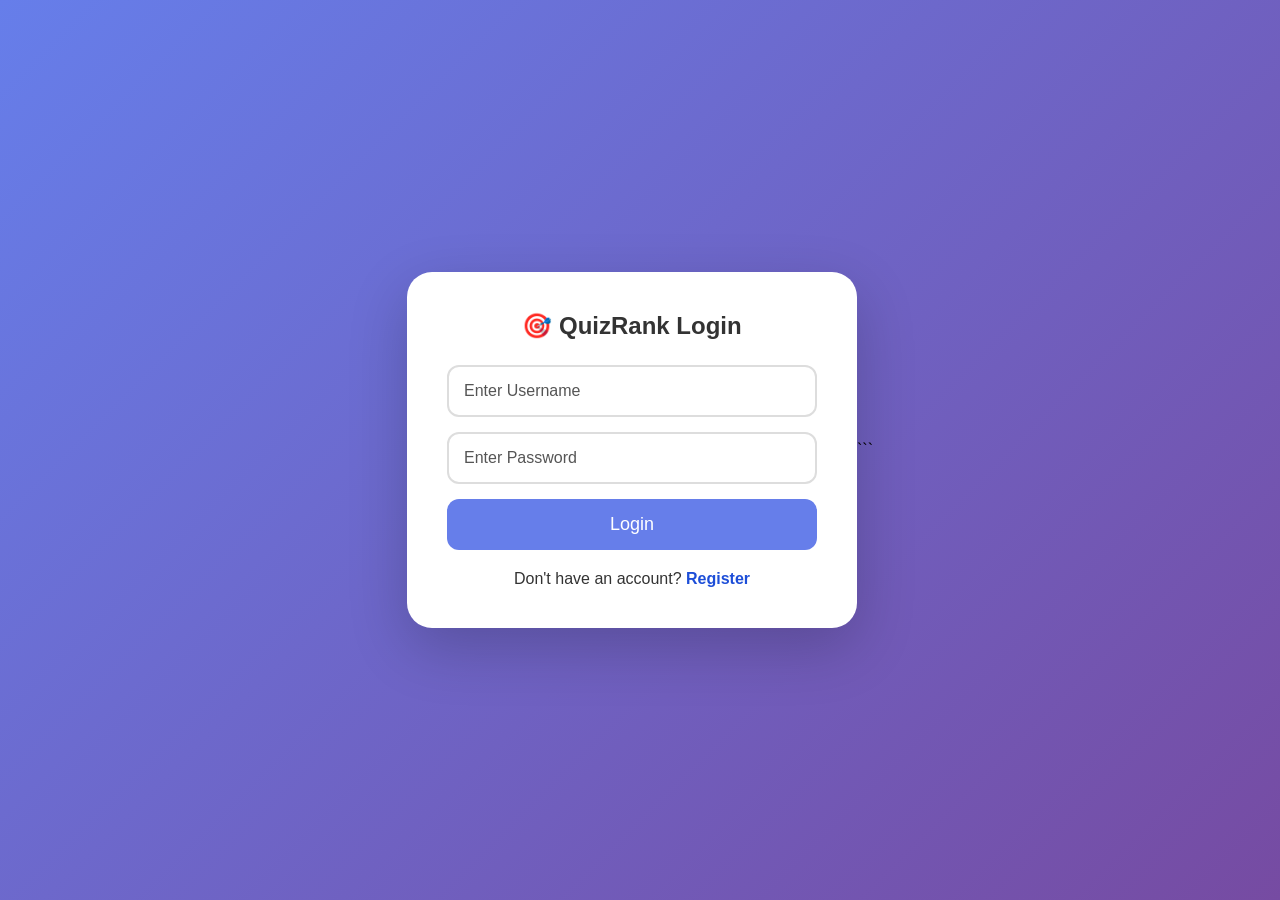
<file: Index.html>
<!DOCTYPE html>
<html lang="en">
<head>
    <meta charset="UTF-8">
    <meta name="viewport" content="width=device-width, initial-scale=1.0">
    <meta name="description" content="QuizRank Challenge - Test your knowledge and compete on the leaderboard.">

    <title>QuizRank Login</title>

    <!-- CSS -->
    <link rel="stylesheet" href="css/style.css">
</head>
<body>

<div class="container">
    <h2>🎯 QuizRank Login</h2>

    <form id="loginForm">
        <input type="text"
               id="username"
               placeholder="Enter Username"
               required>

        <input type="password"
               id="password"
               placeholder="Enter Password"
               required>

        <button type="submit">Login</button>
    </form>

    <p>
        Don't have an account?
        <a href="register.html">Register</a>
    </p>
</div>

<!-- JS -->
<script src="js/login.js"></script>

</body>
</html>
```
</file>
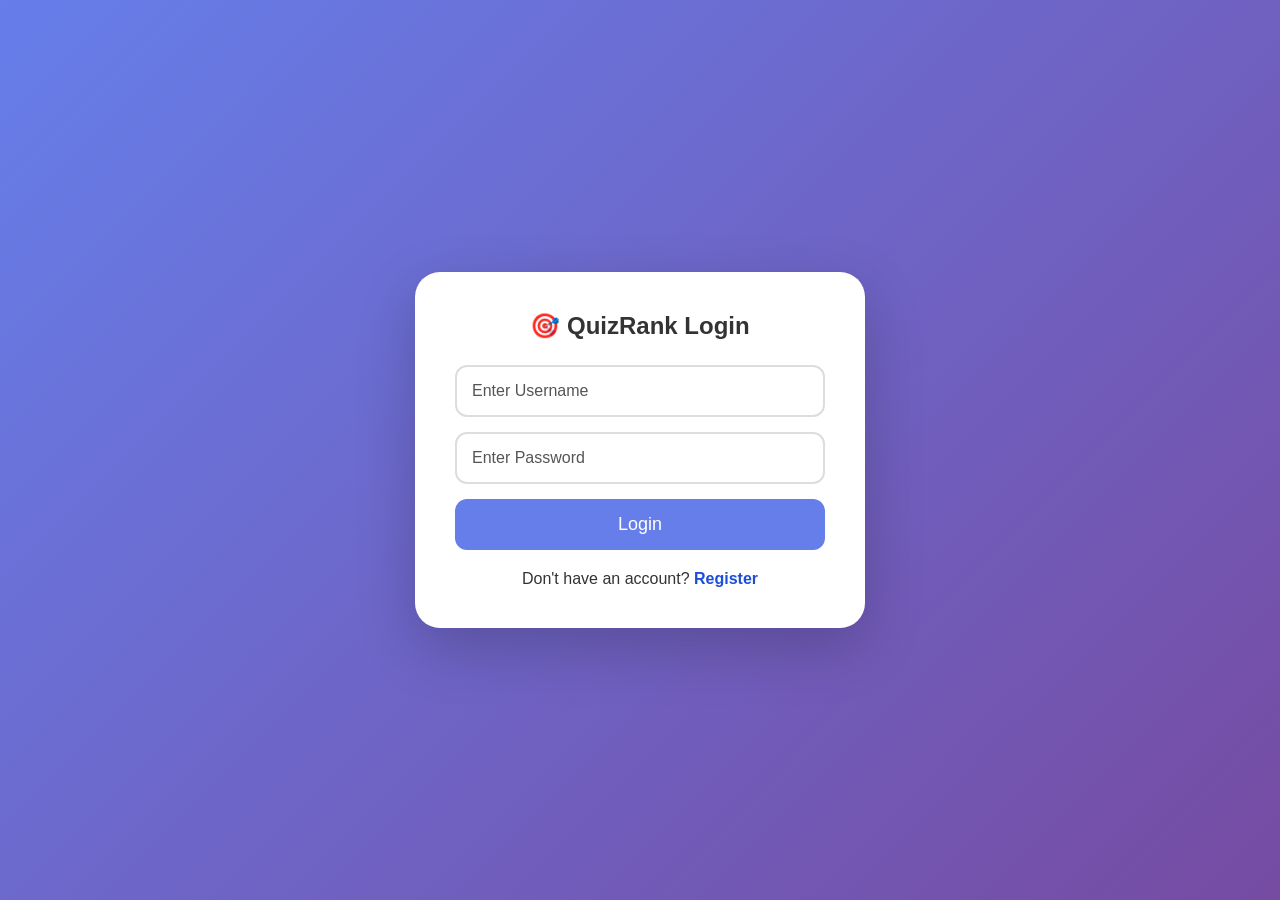
<file: html/index.html>
<!DOCTYPE html>
<html lang="en">
<head>
   <meta charset="UTF-8">

    <meta name="viewport"
          content="width=device-width, initial-scale=1.0">

    <meta name="description"
          content="QuizRank Challenge - Test your knowledge and compete on the leaderboard.">

    <title>QuizRank Quiz</title>

    <link rel="stylesheet" href="../css/style.css">
 
</head>
<body>

<div class="container">
    <h2>🎯 QuizRank Login</h2>

    <form id="loginForm">
        <input type="text" id="username" placeholder="Enter Username" required>

        <input type="password" id="password" placeholder="Enter Password" required>

        <button type="submit">Login</button>
    </form>

    <p>
        Don't have an account?
        <a href="register.html">Register</a>
    </p>
</div>

<script src="../js/login.js"></script>

</body>
</html>
</file>
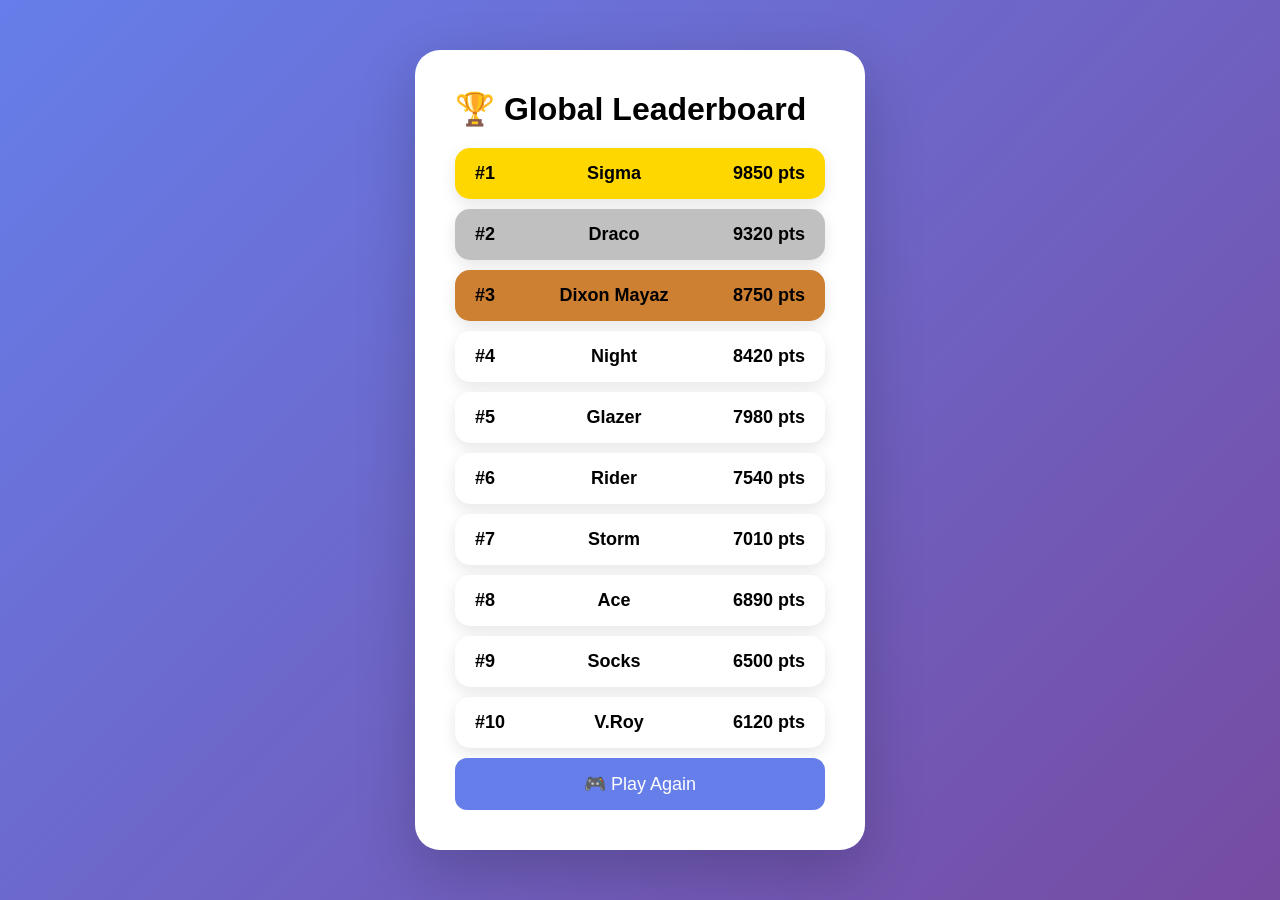
<file: leaderboard.html>
<!DOCTYPE html>
<html lang="en">
<head>
    <meta charset="UTF-8">

    <meta name="viewport"
          content="width=device-width, initial-scale=1.0">

    <meta name="description"
          content="QuizRank Challenge - Test your knowledge and compete on the leaderboard.">

    <title>QuizRank Quiz</title>

    <link rel="stylesheet" href="css/style.css">

</head>
<body>

<div class="container">

    <h1>🏆 Global Leaderboard</h1>

    <div id="leaderboardList"></div>

    <button onclick="window.location.href='quiz.html'">
        🎮 Play Again
    </button>

</div>

<script src="js/leaderboard.js"></script>

</body>
</html>
</file>
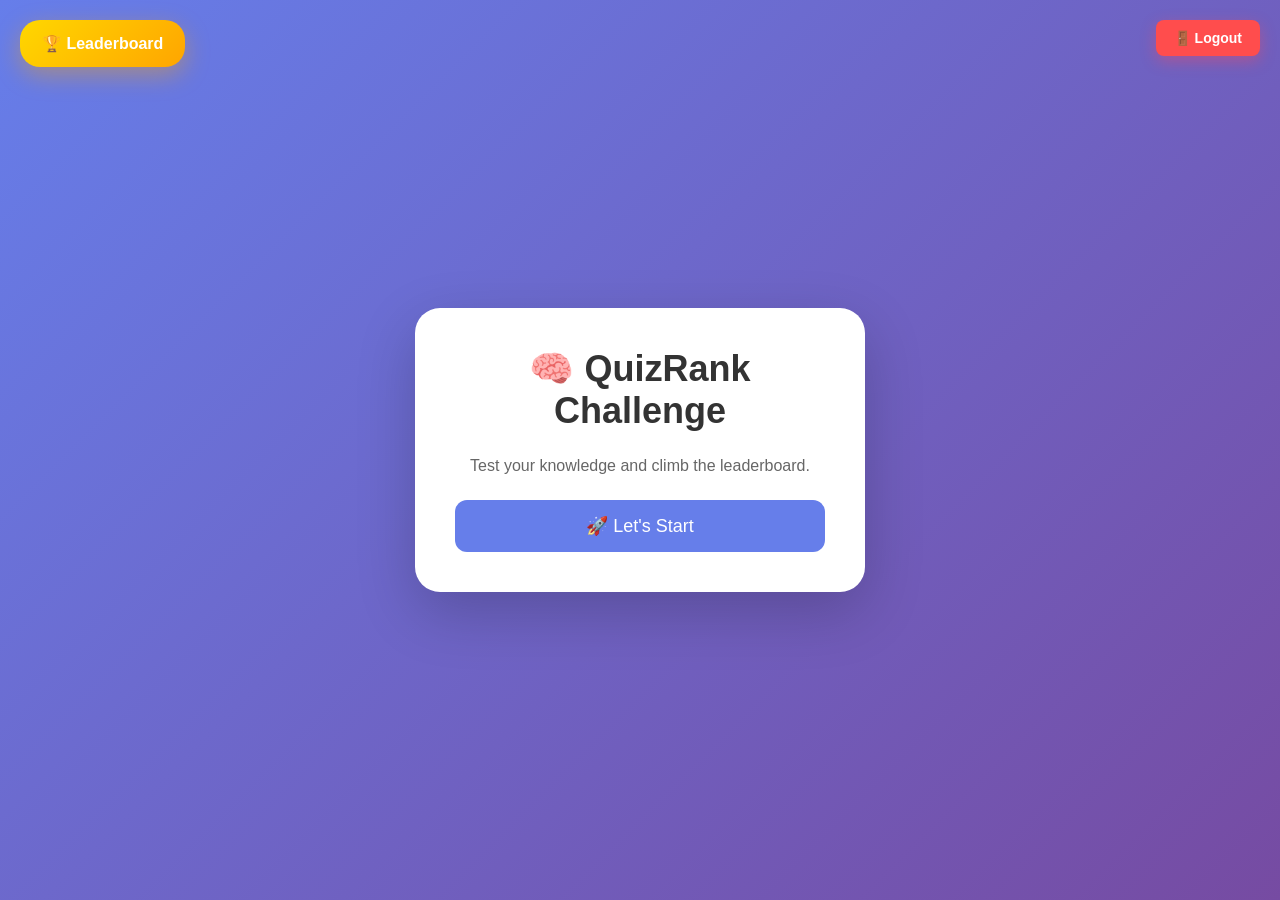
<file: quiz.html>
<!DOCTYPE html>
<html lang="en">
<head>
    <meta charset="UTF-8">

    <meta name="viewport"
          content="width=device-width, initial-scale=1.0">

    <meta name="description"
          content="QuizRank Challenge - Test your knowledge and compete on the leaderboard.">

    <title>QuizRank Quiz</title>

    <link rel="stylesheet" href="css/style.css">
</head>

    <meta name="viewport"
          content="width=device-width, initial-scale=1.0">

    <meta name="description"
          content="QuizRank Challenge - Test your knowledge and compete on the leaderboard.">

    <title>QuizRank Quiz</title>

    <link rel="stylesheet" href="../css/style.css">

<body>

<a href="leaderboard.html" class="leaderboard-btn">
    🏆 Leaderboard
</a>

<a href="#" id="logoutBtn" class="logout-btn">
    🚪 Logout
    
</a>



    <div class="container">

       <div id="startScreen">

    <h2>🧠 QuizRank Challenge</h2>

    <p>Test your knowledge and climb the leaderboard.</p>

    <button id="startBtn">
        🚀 Let's Start
    </button>

</div>

<div id="quizScreen" style="display:none;">

    <div id="timer"></div>

    <div id="question"></div>

    <div id="options"></div>

    <button id="skipBtn">
        ⏭ Skip Question
    </button>

</div>

    </div>



<script src="js/quiz.js"></script>

</body>
</html>
</file>
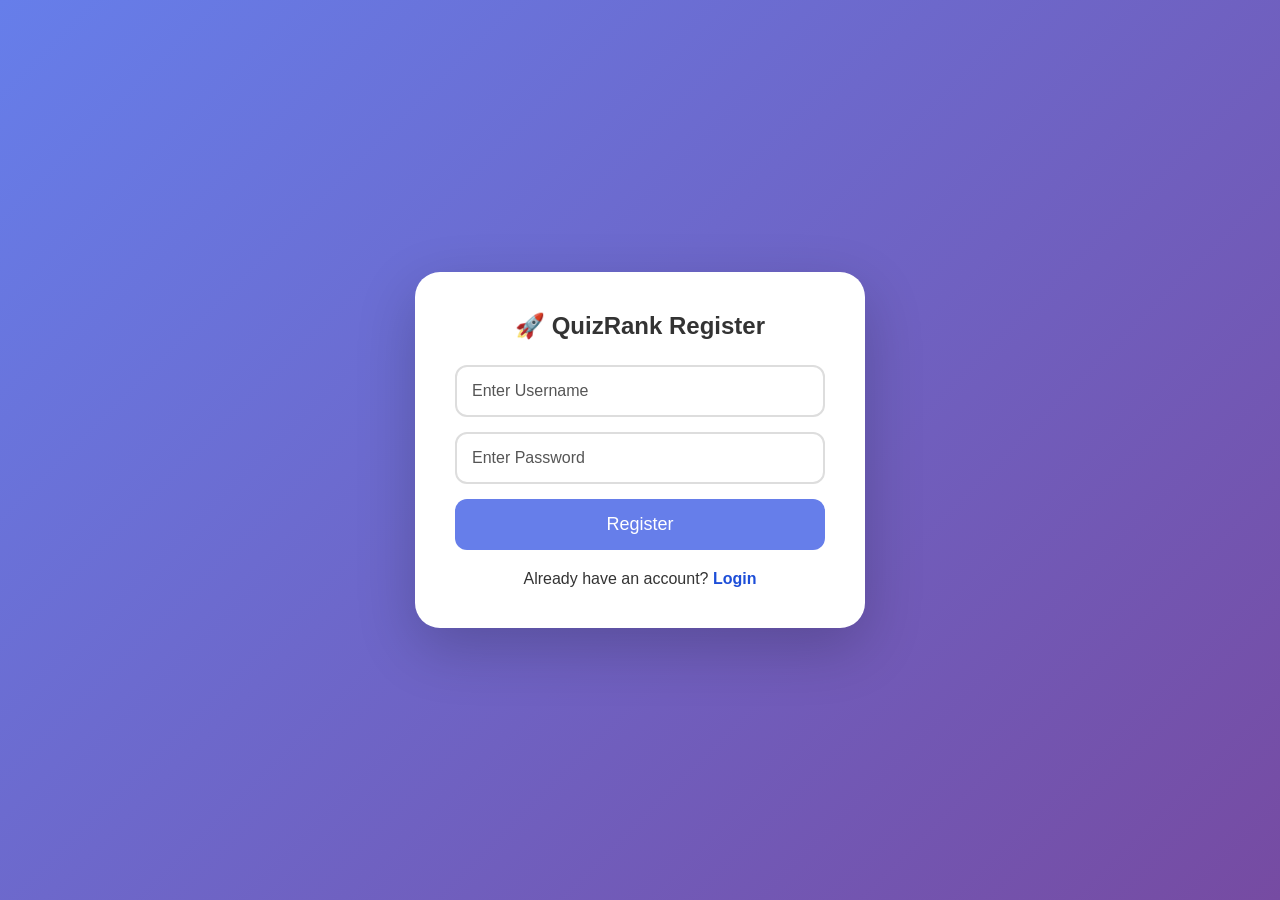
<file: register.html>
<!DOCTYPE html>
<html lang="en">
<head>
    <meta charset="UTF-8">

    <meta name="viewport"
          content="width=device-width, initial-scale=1.0">

    <meta name="description"
          content="QuizRank Challenge - Test your knowledge and compete on the leaderboard.">

    <title>QuizRank Quiz</title>

    <link rel="stylesheet" href="css/style.css">

</head>
<body>
<div class="container">

    <h2>🚀 QuizRank Register</h2>

    <form id="registerForm">

        <input
            type="text"
            id="username"
            placeholder="Enter Username"
            required
        >

        <input
            type="password"
            id="password"
            placeholder="Enter Password"
            required
        >

        <button type="submit">
            Register
        </button>

    </form>

    <p>
        Already have an account?
        <a href="index.html">Login</a>
    </p>

</div>

<script src="js/register.js"></script>

</body>
</html>
</file>
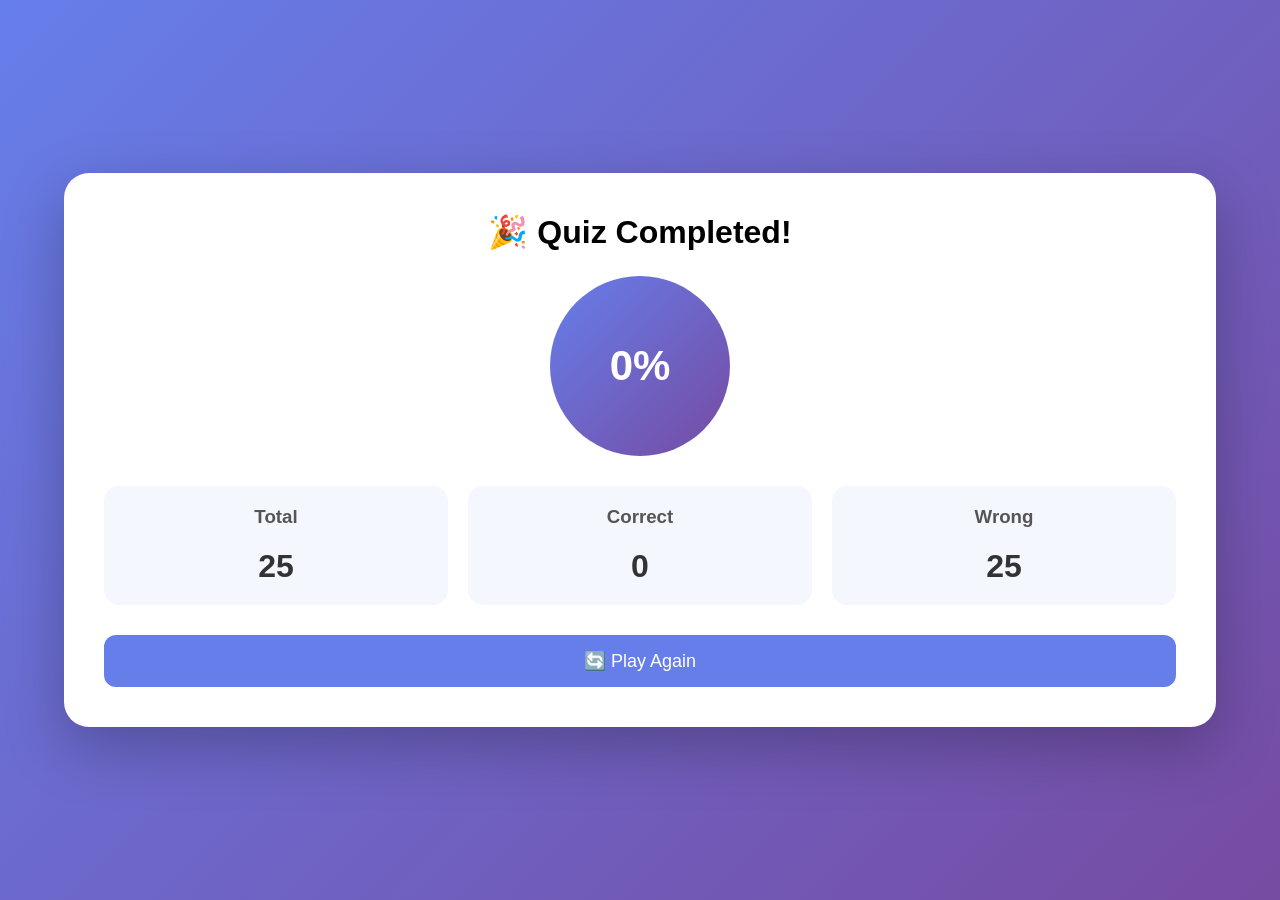
<file: result.html>
<!DOCTYPE html>
<html lang="en">
<head>
    <meta charset="UTF-8">

    <meta name="viewport"
          content="width=device-width, initial-scale=1.0">

    <meta name="description"
          content="QuizRank Challenge - Test your knowledge and compete on the leaderboard.">

    <title>QuizRank Quiz</title>

    <link rel="stylesheet" href="css/style.css">

</head>
<body>

<div class="result-card">

    <h1>🎉 Quiz Completed!</h1>

    <div class="score-circle" id="percentage">
        0%
    </div>

    <div class="stats">

        <div class="stat-box">
            <h3>Total</h3>
            <p id="total">25</p>
        </div>

        <div class="stat-box">
            <h3>Correct</h3>
            <p id="correct">0</p>
        </div>

        <div class="stat-box">
            <h3>Wrong</h3>
            <p id="wrong">0</p>
        </div>

    </div>

    <button
        class="result-btn"
        onclick="window.location.href='quiz.html'">
        🔄 Play Again
    </button>

</div>

<script src="js/result.js"></script>

</body>
</html>
</file>
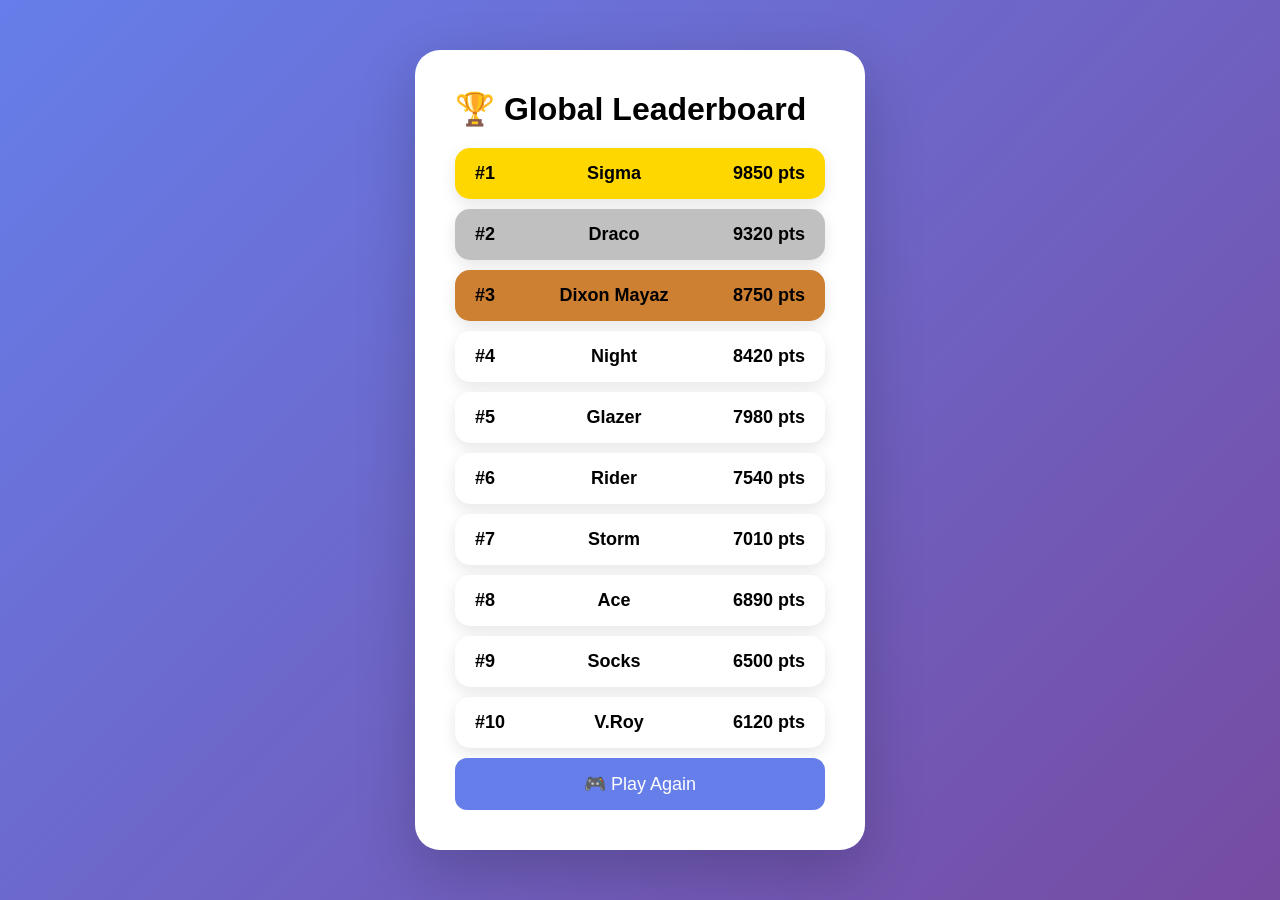
<file: html/leaderboard.html>
<!DOCTYPE html>
<html lang="en">
<head>
    <meta charset="UTF-8">

    <meta name="viewport"
          content="width=device-width, initial-scale=1.0">

    <meta name="description"
          content="QuizRank Challenge - Test your knowledge and compete on the leaderboard.">

    <title>QuizRank Quiz</title>

    <link rel="stylesheet" href="../css/style.css">

</head>
<body>

<div class="container">

    <h1>🏆 Global Leaderboard</h1>

    <div id="leaderboardList"></div>

    <button onclick="window.location.href='quiz.html'">
        🎮 Play Again
    </button>

</div>

<script src="../js/leaderboard.js"></script>

</body>
</html>
</file>
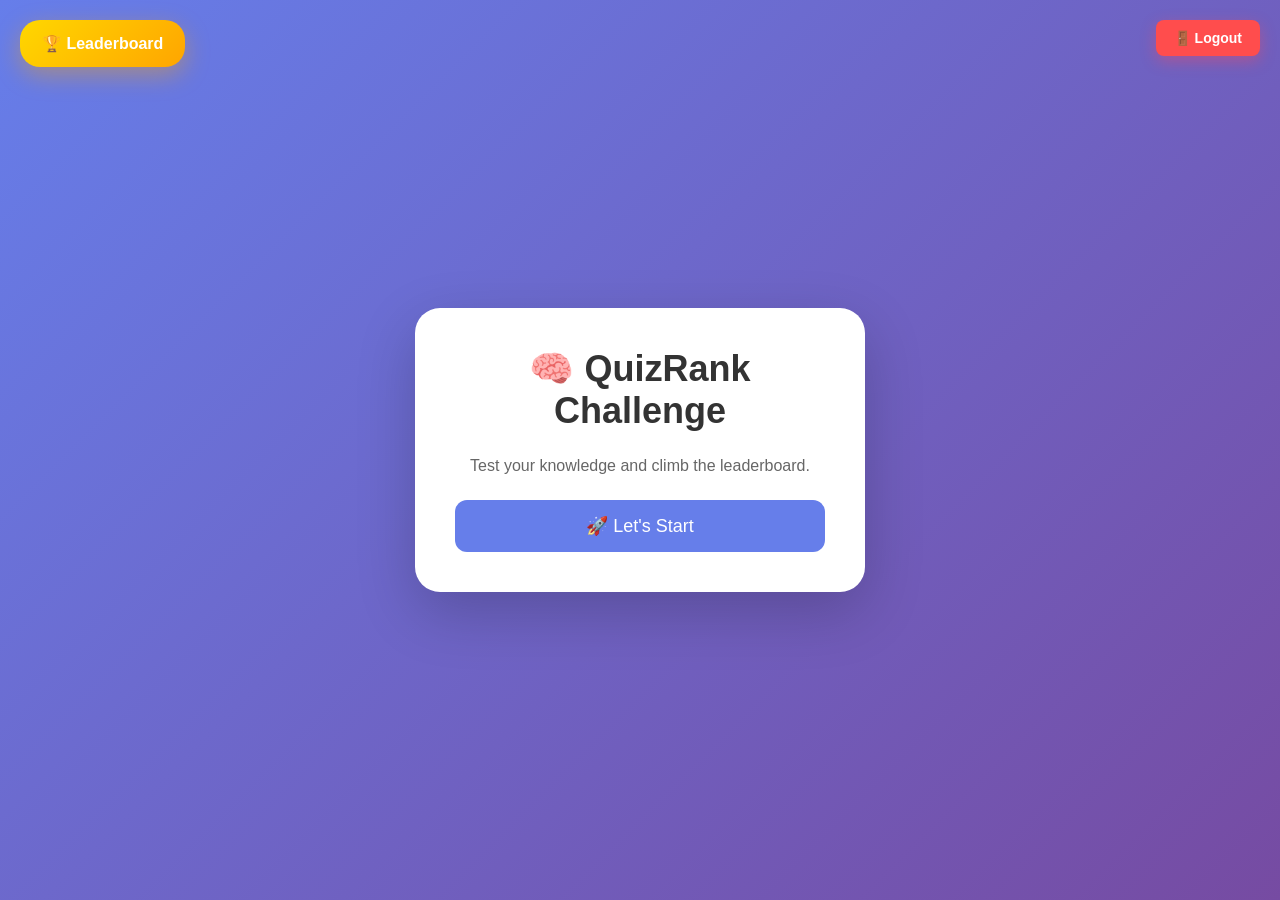
<file: html/quiz.html>
<!DOCTYPE html>
<html lang="en">
<head>
    <meta charset="UTF-8">

    <meta name="viewport"
          content="width=device-width, initial-scale=1.0">

    <meta name="description"
          content="QuizRank Challenge - Test your knowledge and compete on the leaderboard.">

    <title>QuizRank Quiz</title>

    <link rel="stylesheet" href="../css/style.css">
</head>

    <meta name="viewport"
          content="width=device-width, initial-scale=1.0">

    <meta name="description"
          content="QuizRank Challenge - Test your knowledge and compete on the leaderboard.">

    <title>QuizRank Quiz</title>

    <link rel="stylesheet" href="../css/style.css">

<body>

<a href="leaderboard.html" class="leaderboard-btn">
    🏆 Leaderboard
</a>

<a href="#" id="logoutBtn" class="logout-btn">
    🚪 Logout
    
</a>



    <div class="container">

       <div id="startScreen">

    <h2>🧠 QuizRank Challenge</h2>

    <p>Test your knowledge and climb the leaderboard.</p>

    <button id="startBtn">
        🚀 Let's Start
    </button>

</div>

<div id="quizScreen" style="display:none;">

    <div id="timer"></div>

    <div id="question"></div>

    <div id="options"></div>

    <button id="skipBtn">
        ⏭ Skip Question
    </button>

</div>

    </div>



<script src="../js/quiz.js"></script>

</body>
</html>
</file>
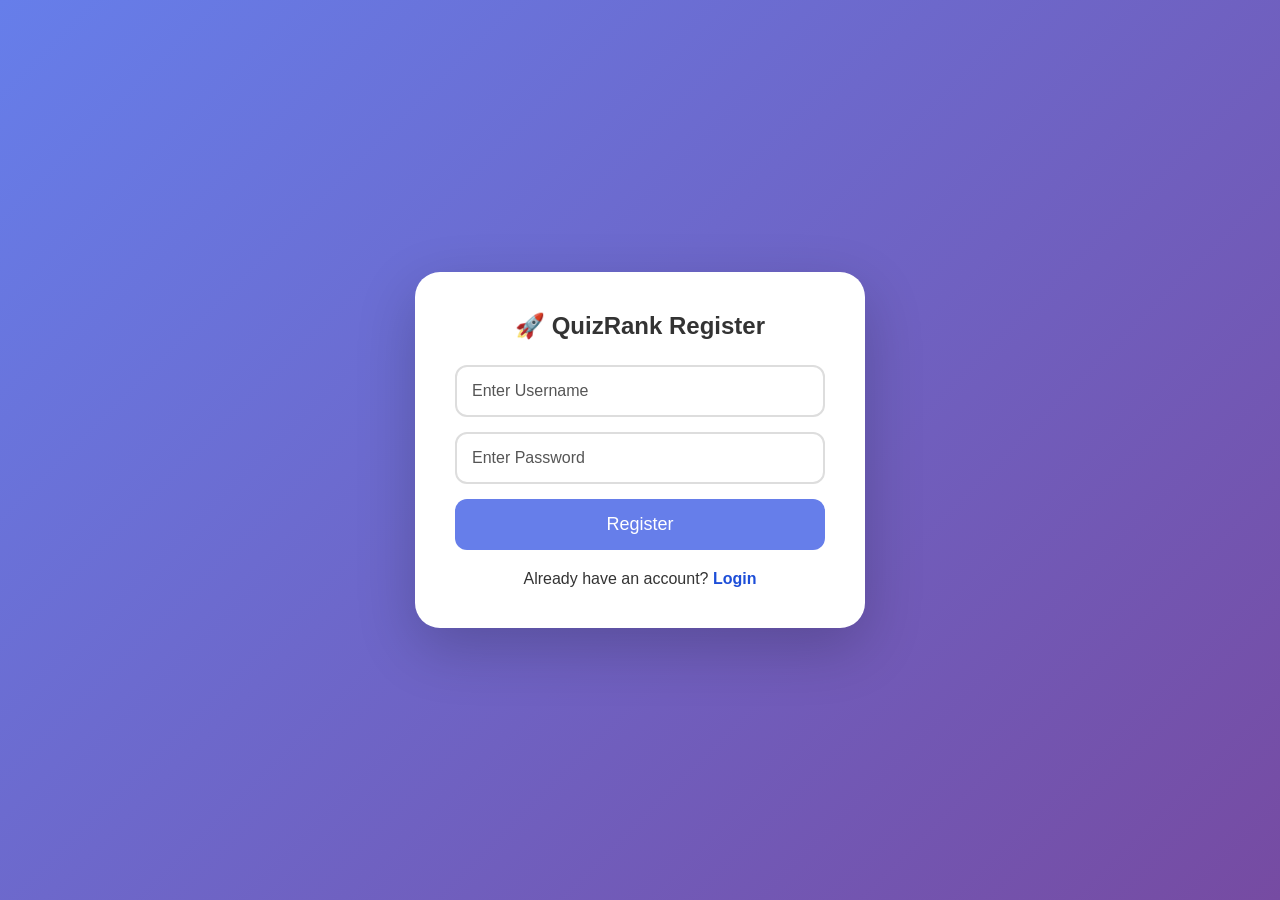
<file: html/register.html>
<!DOCTYPE html>
<html lang="en">
<head>
    <meta charset="UTF-8">

    <meta name="viewport"
          content="width=device-width, initial-scale=1.0">

    <meta name="description"
          content="QuizRank Challenge - Test your knowledge and compete on the leaderboard.">

    <title>QuizRank Quiz</title>

    <link rel="stylesheet" href="../css/style.css">

</head>
<body>
<div class="container">

    <h2>🚀 QuizRank Register</h2>

    <form id="registerForm">

        <input
            type="text"
            id="username"
            placeholder="Enter Username"
            required
        >

        <input
            type="password"
            id="password"
            placeholder="Enter Password"
            required
        >

        <button type="submit">
            Register
        </button>

    </form>

    <p>
        Already have an account?
        <a href="index.html">Login</a>
    </p>

</div>

<script src="../js/register.js"></script>

</body>
</html>
</file>
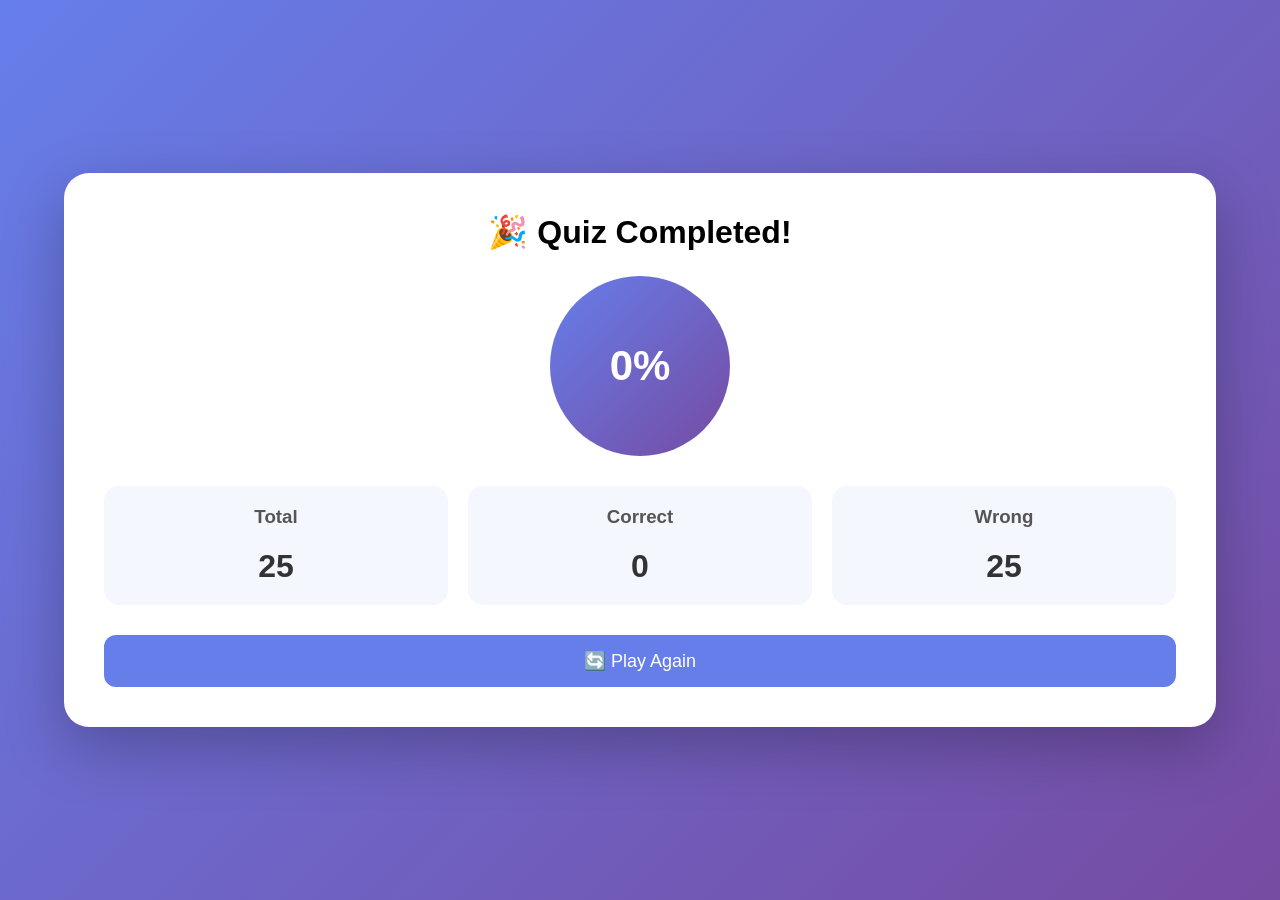
<file: html/result.html>
<!DOCTYPE html>
<html lang="en">
<head>
    <meta charset="UTF-8">

    <meta name="viewport"
          content="width=device-width, initial-scale=1.0">

    <meta name="description"
          content="QuizRank Challenge - Test your knowledge and compete on the leaderboard.">

    <title>QuizRank Quiz</title>

    <link rel="stylesheet" href="../css/style.css">

</head>
<body>

<div class="result-card">

    <h1>🎉 Quiz Completed!</h1>

    <div class="score-circle" id="percentage">
        0%
    </div>

    <div class="stats">

        <div class="stat-box">
            <h3>Total</h3>
            <p id="total">25</p>
        </div>

        <div class="stat-box">
            <h3>Correct</h3>
            <p id="correct">0</p>
        </div>

        <div class="stat-box">
            <h3>Wrong</h3>
            <p id="wrong">0</p>
        </div>

    </div>

    <button
        class="result-btn"
        onclick="window.location.href='quiz.html'">
        🔄 Play Again
    </button>

</div>

<script src="../js/result.js"></script>

</body>
</html>
</file>
<file: css/style.css>
*{
    margin:0;
    padding:0;
    box-sizing:border-box;
}

body{
    font-family:"Segoe UI",sans-serif;
    min-height:100vh;
    display:flex;
    justify-content:center;
    align-items:center;
    background:linear-gradient(135deg,#667eea,#764ba2);
}

/* LOGIN / REGISTER / QUIZ CONTAINER */

.container{
    width: 90%;
    max-width:450px;
    background:white;
    padding:40px;
    border-radius:25px;
    box-shadow:0 20px 60px rgba(0,0,0,.2);
}

h2{
    text-align:center;
    margin-bottom:25px;
    color:#333;
}

/* FORMS */

form{
    display:flex;
    flex-direction:column;
    gap:15px;
}

input{
    width:100%;
    padding:15px;
    border:2px solid #ddd;
    border-radius:12px;
    font-size:16px;
    outline:none;
    transition:.3s;
}

input:focus{
    border-color:#667eea;
}

p{
    text-align:center;
    margin-top:20px;
}

a{
    color:#667eea;
    text-decoration:none;
    font-weight:600;
}

/* BUTTONS */

button{
    width:100%;
    padding:15px;
    border:none;
    border-radius:12px;
    background:#667eea;
    color:white;
    font-size:18px;
    cursor:pointer;
    transition:.3s;
}

button:hover{
    background:#5a67d8;
    transform:translateY(-3px);
}

/* QUIZ START */

#startScreen{
    text-align:center;
}

#startScreen h2{
    font-size:36px;
}

#startScreen p{
    color:#666;
    margin-bottom:25px;
}

/* TIMER */

#timer{
    text-align:center;
    font-size:28px;
    font-weight:bold;
    color:#ff4757;
    margin-bottom:20px;
}

/* QUESTION */

#question{
    font-size:24px;
    font-weight:bold;
    color:#333;
    margin-bottom:25px;
}

/* OPTIONS */

#options{
    display:flex;
    flex-direction:column;
    gap:15px;
}

#options button{
    background:white;
    color:#333;
    border:2px solid #667eea;
}

#options button:hover{
    background:#667eea;
    color:white;
}

/* RESULT PAGE */

.result-card{
    width:90%;
    max-width:450%;
    background:white;
    padding:40px;
    border-radius:25px;
    text-align:center;
    box-shadow:0 20px 60px rgba(0,0,0,.25);
}

.score-circle{
    width:180px;
    height:180px;
    margin:25px auto;
    border-radius:50%;
    background:linear-gradient(135deg,#667eea,#764ba2);
    display:flex;
    justify-content:center;
    align-items:center;
    color:white;
    font-size:42px;
    font-weight:bold;
}

.stats{
    display:flex;
    gap:20px;
    margin-top:30px;
}

.stat-box{
    flex:1;
    background:#f5f7ff;
    padding:20px;
    border-radius:15px;
}

.stat-box h3{
    color:#555;
    margin-bottom:10px;
}

.stat-box p{
    font-size:32px;
    font-weight:bold;
}

.result-btn{
    margin-top:30px;
}

/* MOBILE */

@media(max-width:768px){

    .container{
        width:95%;
        max-width:none;
        padding:25px;
    }

    .result-card{
        width:95%;
        padding: 25px;
    }

    .stats{
        flex-direction:column;
    }
}
.leader-item{
    display:flex;
    justify-content:space-between;
    align-items:center;
    flex-wrap:wrap;
    gap:10px;

    padding:15px;
    margin: auto;

    background:white;

    border-radius:15px;

    box-shadow:0 5px 15px rgba(0,0,0,.1);

    font-size:18px;
    font-weight:600;
}

.leader-item:nth-child(1){
    background:gold;
}

.leader-item:nth-child(2){
    background:silver;
}

.leader-item:nth-child(3){
    background:#cd7f32;
}
.leaderboard-btn{
    position:fixed;
    top:20px;
    left:20px;

    padding:14px 22px;

    border-radius:20px;

    background:linear-gradient(
        135deg,
        #FFD700,
        #FFA500
    );

    color:white;
    text-decoration:none;

    font-weight:bold;

    box-shadow:
    0 8px 25px rgba(255,165,0,.4);

    transition:.3s;
}

.leaderboard-btn:hover{
    transform:
    translateY(-3px)
    scale(1.08);

    box-shadow:
    0 12px 35px rgba(255,165,0,.6);
}
#leaderboardList{
    margin-top:20px;
}

.leader-item{
    display:flex;
    justify-content:space-between;
    align-items:center;

    padding:15px 20px;
    margin:10px 0;

    background:white;
    border-radius:15px;

    box-shadow:0 5px 15px rgba(0,0,0,.1);

    font-size:18px;
    font-weight:600;
}

.leader-item:nth-child(1){
    background:gold;
}

.leader-item:nth-child(2){
    background:silver;
}

.leader-item:nth-child(3){
    background:#cd7f32;
}

.leader-item:hover{
    transform:scale(1.02);
    transition:.3s;
}
#quizScreen{
    position:relative;
}

#skipBtn{
    position:fixed;

    bottom:40px;
    right:40px;

    width:auto;
    padding:15px 30px;

    border:none;
    border-radius:50px;

    background:linear-gradient(
        135deg,
        #ff9800,
        #ff5722
    );

    color:white;
    font-weight:bold;
    font-size:16px;

    cursor:pointer;

    box-shadow:
        0 8px 20px rgba(255,87,34,.4);

    transition:.3s;

    z-index:999;
}

#skipBtn:hover{
    transform:translateY(-3px);
}
.logout-btn{
    position:fixed;
    top:20px;
    right:20px;

    padding:14px 22px;

    border-radius:20px;

    background:#ff4757;

    color:white;
    text-decoration:none;
    font-weight:bold;

    box-shadow:0 5px 15px rgba(255,71,87,.4);

    transition:.3s;

    z-index:999;
}

.logout-btn:hover{
    transform:translateY(-3px);
    background:#ff3742;
}
.logout-btn{
    position:fixed;
    top:20px;
    right:20px;

    background:#ff4d4d;
    color:white;

    padding:10px 18px;

    border-radius:8px;

    text-decoration:none;
    font-size:14px;
    font-weight:600;

    z-index:999;
}

.logout-btn:hover{
    background:#e53935;
}
body {
    background: linear-gradient(
        135deg,
        #667eea,
        #764ba2
    );
}
p {
    color: #333;
}
a {
    color: #1d4ed8;
    font-weight: 600;
}
input::placeholder {
    color: #555;
}
</file>
